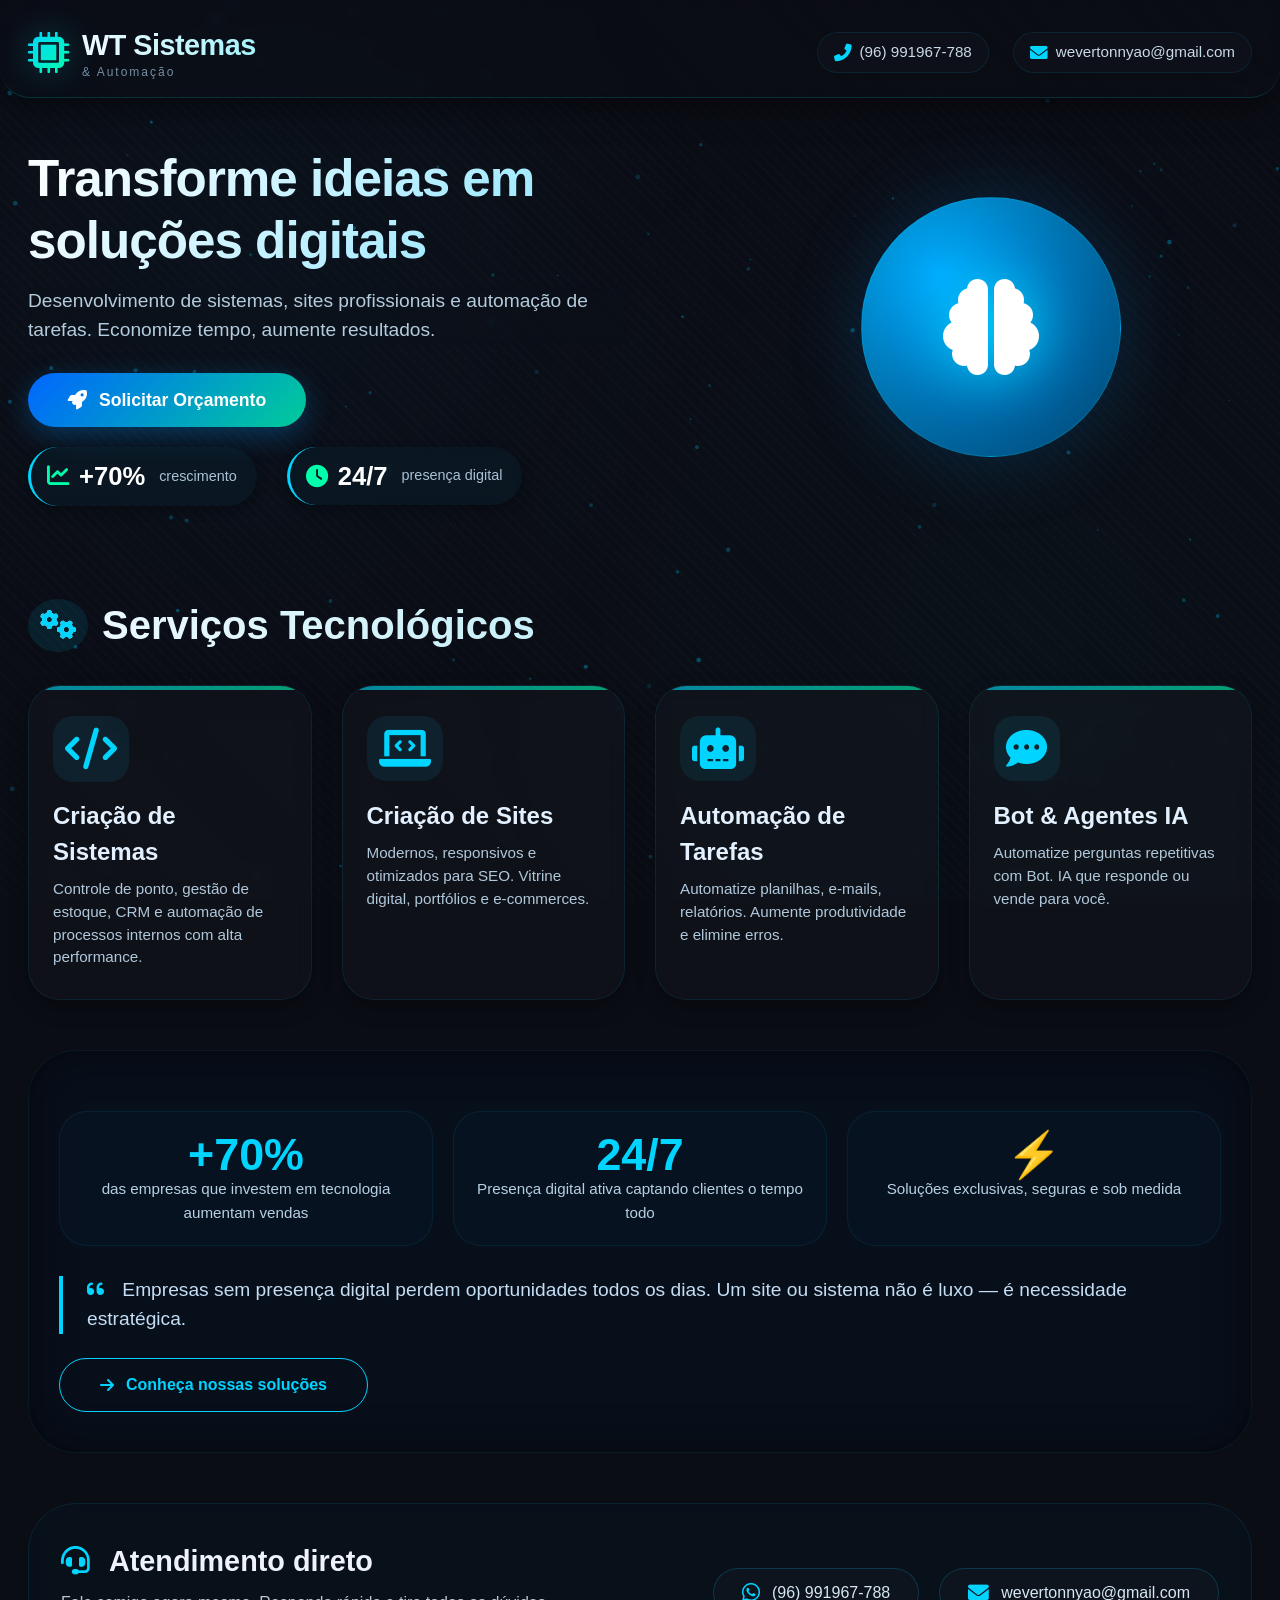
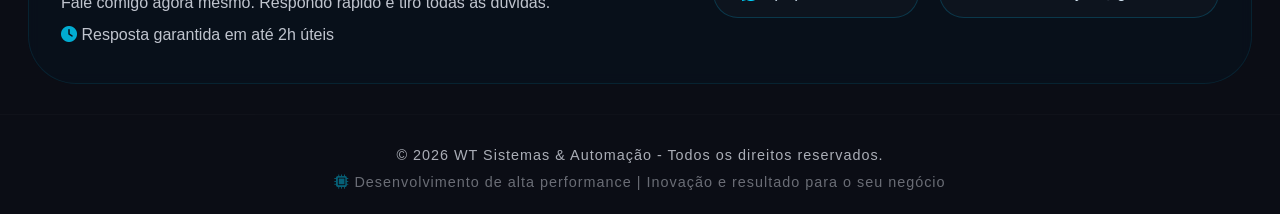
<file: wt-sistemas.html>
<!DOCTYPE html>
<html lang="pt-BR">
<head>
  <meta charset="UTF-8">
  <meta name="viewport" content="width=device-width, initial-scale=1.0, maximum-scale=1.0, user-scalable=yes">
  <title>WT Sistemas & Automação</title>
  <!-- Font Awesome para ícones tecnológicos -->
  <link rel="stylesheet" href="https://cdnjs.cloudflare.com/ajax/libs/font-awesome/6.0.0-beta3/css/all.min.css">
  <style>
    * {
      margin: 0;
      padding: 0;
      box-sizing: border-box;
    }

    body {
      font-family: 'Inter', -apple-system, BlinkMacSystemFont, 'Segoe UI', Roboto, sans-serif;
      background: #0b0d15;
      color: #eef2fb;
      line-height: 1.5;
      overflow-x: hidden;
    }

    /* Fundo com grid tecnológico e partículas sutis */
    .tech-bg {
      position: fixed;
      top: 0;
      left: 0;
      width: 100%;
      height: 100%;
      background: 
        radial-gradient(circle at 20% 30%, rgba(0, 180, 255, 0.03) 0%, transparent 40%),
        radial-gradient(circle at 80% 70%, rgba(0, 255, 200, 0.02) 0%, transparent 50%),
        repeating-linear-gradient(45deg, rgba(255,255,255,0.01) 0px, rgba(255,255,255,0.01) 2px, transparent 2px, transparent 8px);
      z-index: -2;
      pointer-events: none;
    }

    /* partículas estilo matrix / neural */
    #particles-canvas {
      position: fixed;
      top: 0;
      left: 0;
      width: 100%;
      height: 100%;
      z-index: -1;
      pointer-events: none;
      opacity: 0.5;
    }

    .container {
      max-width: 1280px;
      margin: 0 auto;
      padding: 0 28px;
      position: relative;
      z-index: 2;
    }

    /* header com efeito glassmorphism + linha brilhante */
    header {
      padding: 24px 0 16px;
      border-bottom: 1px solid rgba(0, 255, 255, 0.15);
      backdrop-filter: blur(4px);
      background: rgba(11, 13, 21, 0.5);
      box-shadow: 0 8px 32px rgba(0,0,0,0.5);
      margin-bottom: 30px;
      border-radius: 0 0 30px 30px;
    }

    .header-flex {
      display: flex;
      flex-wrap: wrap;
      justify-content: space-between;
      align-items: center;
      gap: 20px;
    }

    .logo-area {
      display: flex;
      align-items: center;
      gap: 12px;
    }

    .logo-icon {
      font-size: 2.6rem;
      background: linear-gradient(135deg, #00d4ff, #00ffab);
      -webkit-background-clip: text;
      -webkit-text-fill-color: transparent;
      filter: drop-shadow(0 0 18px rgba(0, 212, 255, 0.3));
    }

    .logo-text {
      font-weight: 700;
      font-size: 1.8rem;
      letter-spacing: -0.5px;
      background: linear-gradient(to right, #f0f9ff, #a5f3fc);
      -webkit-background-clip: text;
      -webkit-text-fill-color: transparent;
    }

    .logo-sub {
      font-size: 0.75rem;
      opacity: 0.7;
      letter-spacing: 2px;
      display: block;
      margin-top: -4px;
      background: none;
      -webkit-text-fill-color: #a0c4e0;
    }

    .contact-header {
      display: flex;
      align-items: center;
      gap: 24px;
      flex-wrap: wrap;
    }

    .contact-header a {
      color: #c8dae8;
      text-decoration: none;
      font-size: 0.95rem;
      display: flex;
      align-items: center;
      gap: 8px;
      transition: 0.3s;
      border: 1px solid rgba(0, 200, 255, 0.1);
      padding: 8px 16px;
      border-radius: 60px;
      background: rgba(255,255,255,0.02);
      backdrop-filter: blur(2px);
    }

    .contact-header a i {
      color: #00d4ff;
      font-size: 1.1rem;
    }

    .contact-header a:hover {
      border-color: #00d4ff;
      background: rgba(0, 212, 255, 0.08);
      transform: scale(1.02);
      box-shadow: 0 0 20px rgba(0, 212, 255, 0.15);
    }

    /* seção hero */
    .hero {
      display: flex;
      flex-wrap: wrap;
      align-items: center;
      justify-content: space-between;
      padding: 20px 0 40px;
      gap: 30px;
    }

    .hero-content {
      flex: 1 1 450px;
    }

    .hero-content h1 {
      font-size: 3.2rem;
      font-weight: 700;
      line-height: 1.2;
      background: linear-gradient(135deg, #ffffff 0%, #a0e9ff 70%, #7fffd4 100%);
      -webkit-background-clip: text;
      -webkit-text-fill-color: transparent;
      margin-bottom: 16px;
      letter-spacing: -1px;
    }

    .hero-content p {
      font-size: 1.2rem;
      color: #b4ccdd;
      max-width: 600px;
      margin-bottom: 28px;
      backdrop-filter: blur(2px);
    }

    .highlight-stats {
      display: flex;
      flex-wrap: wrap;
      gap: 30px;
      margin-top: 20px;
    }

    .stat-item {
      background: rgba(0, 200, 255, 0.04);
      padding: 10px 20px 10px 16px;
      border-radius: 60px;
      border-left: 3px solid #00d4ff;
      backdrop-filter: blur(4px);
      box-shadow: 0 4px 12px rgba(0,0,0,0.3);
      display: flex;
      align-items: center;
      gap: 10px;
    }

    .stat-item i {
      color: #00ffab;
      font-size: 1.4rem;
    }

    .stat-number {
      font-weight: 700;
      font-size: 1.6rem;
      color: white;
      margin-right: 4px;
    }

    .stat-label {
      color: #aac2d6;
      font-size: 0.9rem;
    }

    .btn-primary {
      background: linear-gradient(135deg, #0066ff, #00cc99);
      border: none;
      padding: 14px 40px;
      border-radius: 60px;
      font-weight: 600;
      font-size: 1.1rem;
      color: white;
      display: inline-flex;
      align-items: center;
      gap: 12px;
      transition: 0.3s;
      box-shadow: 0 8px 28px rgba(0, 150, 255, 0.3);
      cursor: pointer;
      text-decoration: none;
    }

    .btn-primary i {
      font-size: 1.2rem;
    }

    .btn-primary:hover {
      transform: translateY(-4px) scale(1.02);
      box-shadow: 0 12px 40px rgba(0, 180, 255, 0.5);
      background: linear-gradient(135deg, #0077ff, #00ddaa);
    }

    .hero-graphic {
      flex: 1 1 300px;
      display: flex;
      justify-content: center;
      align-items: center;
      position: relative;
    }

    .orb {
      width: 260px;
      height: 260px;
      border-radius: 50%;
      background: radial-gradient(circle at 30% 30%, #00aaff, #003366);
      box-shadow: 0 0 80px rgba(0, 150, 255, 0.2), inset 0 0 80px rgba(0, 255, 200, 0.1);
      display: flex;
      justify-content: center;
      align-items: center;
      animation: pulseGlow 6s infinite alternate;
      border: 1px solid rgba(0, 255, 255, 0.2);
    }

    .orb i {
      font-size: 6rem;
      color: white;
      filter: drop-shadow(0 0 30px #00d4ff);
    }

    @keyframes pulseGlow {
      0% { box-shadow: 0 0 60px rgba(0, 180, 255, 0.2); transform: scale(1); }
      100% { box-shadow: 0 0 120px rgba(0, 255, 200, 0.4); transform: scale(1.02); }
    }

    /* seção serviços cards tecnológicos */
    .section-title {
      font-size: 2.5rem;
      font-weight: 600;
      margin: 50px 0 20px;
      background: linear-gradient(to right, #f0faff, #90e0ef);
      -webkit-background-clip: text;
      -webkit-text-fill-color: transparent;
      display: flex;
      align-items: center;
      gap: 14px;
    }

    .section-title i {
      background: rgba(0, 200, 255, 0.1);
      padding: 12px;
      border-radius: 50%;
      font-size: 1.8rem;
      -webkit-text-fill-color: #00d4ff;
    }

    .services-grid {
      display: grid;
      grid-template-columns: repeat(auto-fit, minmax(250px, 1fr));
      gap: 30px;
      margin: 30px 0 50px;
    }

    .service-card {
      background: rgba(255, 255, 255, 0.02);
      backdrop-filter: blur(8px);
      border: 1px solid rgba(0, 200, 255, 0.1);
      border-radius: 32px;
      padding: 30px 24px;
      transition: 0.3s ease;
      box-shadow: 0 8px 20px rgba(0,0,0,0.3);
      position: relative;
      overflow: hidden;
    }

    .service-card::before {
      content: '';
      position: absolute;
      top: 0;
      left: 0;
      width: 100%;
      height: 4px;
      background: linear-gradient(90deg, #00d4ff, #00ffab);
      opacity: 0.6;
    }

    .service-card:hover {
      transform: translateY(-12px) scale(1.01);
      border-color: #00d4ff;
      box-shadow: 0 20px 48px rgba(0, 180, 255, 0.2);
      background: rgba(0, 200, 255, 0.04);
    }

    .service-card i {
      font-size: 2.6rem;
      color: #00d4ff;
      margin-bottom: 16px;
      display: inline-block;
      background: rgba(0, 200, 255, 0.08);
      padding: 12px;
      border-radius: 20px;
    }

    .service-card h3 {
      font-size: 1.5rem;
      font-weight: 600;
      margin-bottom: 8px;
      color: #e2f0ff;
    }

    .service-card p {
      color: #b0c8db;
      font-size: 0.95rem;
    }

    /* seção por que investir */
    .why-section {
      background: rgba(0, 20, 40, 0.3);
      backdrop-filter: blur(4px);
      border-radius: 48px;
      padding: 40px 30px;
      margin: 40px 0;
      border: 1px solid rgba(0, 255, 200, 0.05);
      box-shadow: inset 0 0 40px rgba(0,0,0,0.5);
    }

    .why-grid {
      display: grid;
      grid-template-columns: repeat(auto-fit, minmax(180px, 1fr));
      gap: 20px;
      margin-top: 20px;
    }

    .why-item {
      background: rgba(0, 150, 255, 0.03);
      padding: 20px 16px;
      border-radius: 28px;
      text-align: center;
      border: 1px solid rgba(0, 200, 255, 0.08);
    }

    .why-item .big-number {
      font-size: 2.8rem;
      font-weight: 700;
      color: #00d4ff;
      display: block;
      line-height: 1;
    }

    .why-item span {
      font-size: 0.95rem;
      color: #b6d0e3;
    }

    .quote-highlight {
      font-size: 1.2rem;
      border-left: 4px solid #00d4ff;
      padding-left: 24px;
      margin: 30px 0 10px;
      color: #c4def5;
      font-weight: 300;
    }

    .btn-outline {
      background: transparent;
      border: 1.5px solid #00d4ff;
      padding: 14px 40px;
      border-radius: 60px;
      color: #00d4ff;
      font-weight: 600;
      transition: 0.3s;
      display: inline-flex;
      align-items: center;
      gap: 12px;
      text-decoration: none;
    }

    .btn-outline:hover {
      background: #00d4ff;
      color: #0b0d15;
      box-shadow: 0 0 40px rgba(0, 212, 255, 0.3);
      transform: scale(1.02);
    }

    /* contato e rodapé */
    .contact-section {
      display: flex;
      flex-wrap: wrap;
      justify-content: space-between;
      align-items: center;
      background: rgba(0, 30, 50, 0.2);
      backdrop-filter: blur(6px);
      border-radius: 48px;
      padding: 36px 32px;
      margin: 50px 0 30px;
      border: 1px solid rgba(0, 200, 255, 0.1);
    }

    .contact-info h3 {
      font-size: 1.8rem;
      margin-bottom: 8px;
    }

    .contact-info p {
      opacity: 0.8;
    }

    .contact-buttons {
      display: flex;
      gap: 20px;
      flex-wrap: wrap;
    }

    .contact-buttons a {
      background: rgba(255,255,255,0.02);
      border: 1px solid rgba(0, 200, 255, 0.2);
      padding: 12px 28px;
      border-radius: 60px;
      color: #d6e8f5;
      text-decoration: none;
      display: flex;
      align-items: center;
      gap: 12px;
      transition: 0.3s;
    }

    .contact-buttons a i {
      color: #00d4ff;
      font-size: 1.3rem;
    }

    .contact-buttons a:hover {
      background: #00d4ff;
      color: #0b0d15;
      border-color: #00d4ff;
      box-shadow: 0 0 40px rgba(0, 212, 255, 0.2);
    }

    .footer {
      text-align: center;
      padding: 30px 0 20px;
      border-top: 1px solid rgba(255,255,255,0.03);
      margin-top: 20px;
      opacity: 0.7;
      font-size: 0.9rem;
      letter-spacing: 1px;
    }

    .footer i {
      color: #00d4ff;
    }

    @media (max-width: 680px) {
      .hero-content h1 { font-size: 2.4rem; }
      .contact-header a { padding: 6px 12px; font-size: 0.8rem; }
      .logo-text { font-size: 1.4rem; }
      .section-title { font-size: 2rem; }
    }
  </style>
</head>
<body>
  <div class="tech-bg"></div>
  <canvas id="particles-canvas"></canvas>

  <header>
    <div class="container header-flex">
      <div class="logo-area">
        <i class="fas fa-microchip logo-icon"></i>
        <div>
          <span class="logo-text">WT Sistemas</span>
          <span class="logo-sub">& Automação</span>
        </div>
      </div>
      <div class="contact-header">
        <a href="tel:+5596991967788"><i class="fas fa-phone-alt"></i> (96) 991967-788</a>
        <a href="mailto:wevertonnyao@gmail.com"><i class="fas fa-envelope"></i> wevertonnyao@gmail.com</a>
      </div>
    </div>
  </header>

  <main class="container">
    <!-- Hero -->
    <section class="hero">
      <div class="hero-content">
        <h1>Transforme ideias em <br>soluções digitais</h1>
        <p>Desenvolvimento de sistemas, sites profissionais e automação de tarefas. Economize tempo, aumente resultados.</p>
        <a href="https://wa.me/5596991968877?text=Ol%C3%A1%2C%20eu%20gostaria%20de%20um%20or%C3%A7amento." class="btn-primary"><i class="fas fa-rocket"></i> Solicitar Orçamento</a>
        <div class="highlight-stats">
          <div class="stat-item"><i class="fas fa-chart-line"></i> <span class="stat-number">+70%</span> <span class="stat-label">crescimento</span></div>
          <div class="stat-item"><i class="fas fa-clock"></i> <span class="stat-number">24/7</span> <span class="stat-label">presença digital</span></div>
        </div>
      </div>
      <div class="hero-graphic">
        <div class="orb">
          <i class="fas fa-brain"></i>
        </div>
      </div>
    </section>

    <!-- Serviços -->
    <h2 class="section-title"><i class="fas fa-cogs"></i> Serviços Tecnológicos</h2>
    <div class="services-grid">
      <div class="service-card"><i class="fas fa-code"></i><h3>Criação de Sistemas</h3><p>Controle de ponto, gestão de estoque, CRM e automação de processos internos com alta performance.</p></div>
      <div class="service-card"><i class="fas fa-laptop-code"></i><h3>Criação de Sites</h3><p>Modernos, responsivos e otimizados para SEO. Vitrine digital, portfólios e e-commerces.</p></div>
      <div class="service-card"><i class="fas fa-robot"></i><h3>Automação de Tarefas</h3><p>Automatize planilhas, e-mails, relatórios. Aumente produtividade e elimine erros.</p></div>
      <div class="service-card"><i class="fas fa-comment-dots"></i><h3>Bot & Agentes IA</h3><p>Automatize perguntas repetitivas com Bot. IA que responde ou vende para você.</p></div>
    </div>

    <!-- Diferenciais -->
    <div class="why-section">
      <div class="why-grid">
        <div class="why-item"><span class="big-number">+70%</span><span>das empresas que investem em tecnologia aumentam vendas</span></div>
        <div class="why-item"><span class="big-number">24/7</span><span>Presença digital ativa captando clientes o tempo todo</span></div>
        <div class="why-item"><span class="big-number">⚡</span><span>Soluções exclusivas, seguras e sob medida</span></div>
      </div>
      <div class="quote-highlight">
        <i class="fas fa-quote-left" style="color:#00d4ff; margin-right:12px;"></i> Empresas sem presença digital perdem oportunidades todos os dias. Um site ou sistema não é luxo — é necessidade estratégica.
      </div>
      <div style="margin-top:24px;">
        <a href="#" class="btn-outline"><i class="fas fa-arrow-right"></i> Conheça nossas soluções</a>
      </div>
    </div>

    <!-- Contato -->
    <div class="contact-section">
      <div class="contact-info">
        <h3><i class="fas fa-headset" style="color:#00d4ff; margin-right:12px;"></i> Atendimento direto</h3>
        <p>Fale comigo agora mesmo. Respondo rápido e tiro todas as dúvidas.</p>
        <p style="margin-top:8px;"><i class="fas fa-clock" style="color:#00d4ff;"></i> Resposta garantida em até 2h úteis</p>
      </div>
      <div class="contact-buttons">
        <a href="tel:+5596991967788"><i class="fab fa-whatsapp"></i> (96) 991967-788</a>
        <a href="mailto:wevertonnyao@gmail.com"><i class="fas fa-envelope"></i> wevertonnyao@gmail.com</a>
      </div>
    </div>
  </main>

  <footer class="container footer">
    <p>© 2026 WT Sistemas & Automação - Todos os direitos reservados.</p>
    <p style="margin-top:6px; opacity:0.6;"><i class="fas fa-microchip"></i> Desenvolvimento de alta performance | Inovação e resultado para o seu negócio</p>
  </footer>

  <script>
    // Partículas com efeito neural / tecnológico
    (function() {
      const canvas = document.getElementById('particles-canvas');
      const ctx = canvas.getContext('2d');
      let w, h;
      let particles = [];
      const MAX_PARTICLES = 120;

      function resize() {
        w = canvas.width = window.innerWidth;
        h = canvas.height = window.innerHeight;
      }
      window.addEventListener('resize', resize);
      resize();

      class Particle {
        constructor() { this.reset(); }
        reset() {
          this.x = Math.random() * w;
          this.y = Math.random() * h;
          this.vx = (Math.random() - 0.5) * 0.5;
          this.vy = (Math.random() - 0.5) * 0.5;
          this.radius = Math.random() * 1.8 + 0.6;
          this.opacity = Math.random() * 0.5 + 0.2;
        }
        update() {
          this.x += this.vx;
          this.y += this.vy;
          if (this.x < 0 || this.x > w) this.vx *= -1;
          if (this.y < 0 || this.y > h) this.vy *= -1;
          // atração sutil por mouse? apenas flutuação
        }
        draw() {
          ctx.beginPath();
          ctx.arc(this.x, this.y, this.radius, 0, Math.PI * 2);
          ctx.fillStyle = `rgba(0, 200, 255, ${this.opacity})`;
          ctx.fill();
        }
      }

      for (let i = 0; i < MAX_PARTICLES; i++) {
        particles.push(new Particle());
      }

      function drawLines() {
        for (let i = 0; i < particles.length; i++) {
          for (let j = i + 1; j < particles.length; j++) {
            const dx = particles[i].x - particles[j].x;
            const dy = particles[i].y - particles[j].y;
            const dist = Math.sqrt(dx*dx + dy*dy);
            if (dist < 140) {
              ctx.beginPath();
              ctx.moveTo(particles[i].x, particles[i].y);
              ctx.lineTo(particles[j].x, particles[j].y);
              const alpha = 0.12 * (1 - dist / 140);
              ctx.strokeStyle = `rgba(0, 210, 255, ${alpha})`;
              ctx.lineWidth = 0.4;
              ctx.stroke();
            }
          }
        }
      }

      function animate() {
        ctx.clearRect(0, 0, w, h);
        particles.forEach(p => { p.update(); p.draw(); });
        drawLines();
        requestAnimationFrame(animate);
      }
      animate();

      // pequena interação: partículas seguem leve o mouse
      let mouseX = 0, mouseY = 0;
      document.addEventListener('mousemove', (e) => {
        mouseX = e.clientX;
        mouseY = e.clientY;
        particles.forEach(p => {
          const dx = p.x - mouseX;
          const dy = p.y - mouseY;
          const dist = Math.sqrt(dx*dx + dy*dy);
          if (dist < 200) {
            const force = 0.02;
            p.vx -= dx * force * 0.02;
            p.vy -= dy * force * 0.02;
          }
        });
      });
    })();
  </script>
</body>
</html>
</file>
